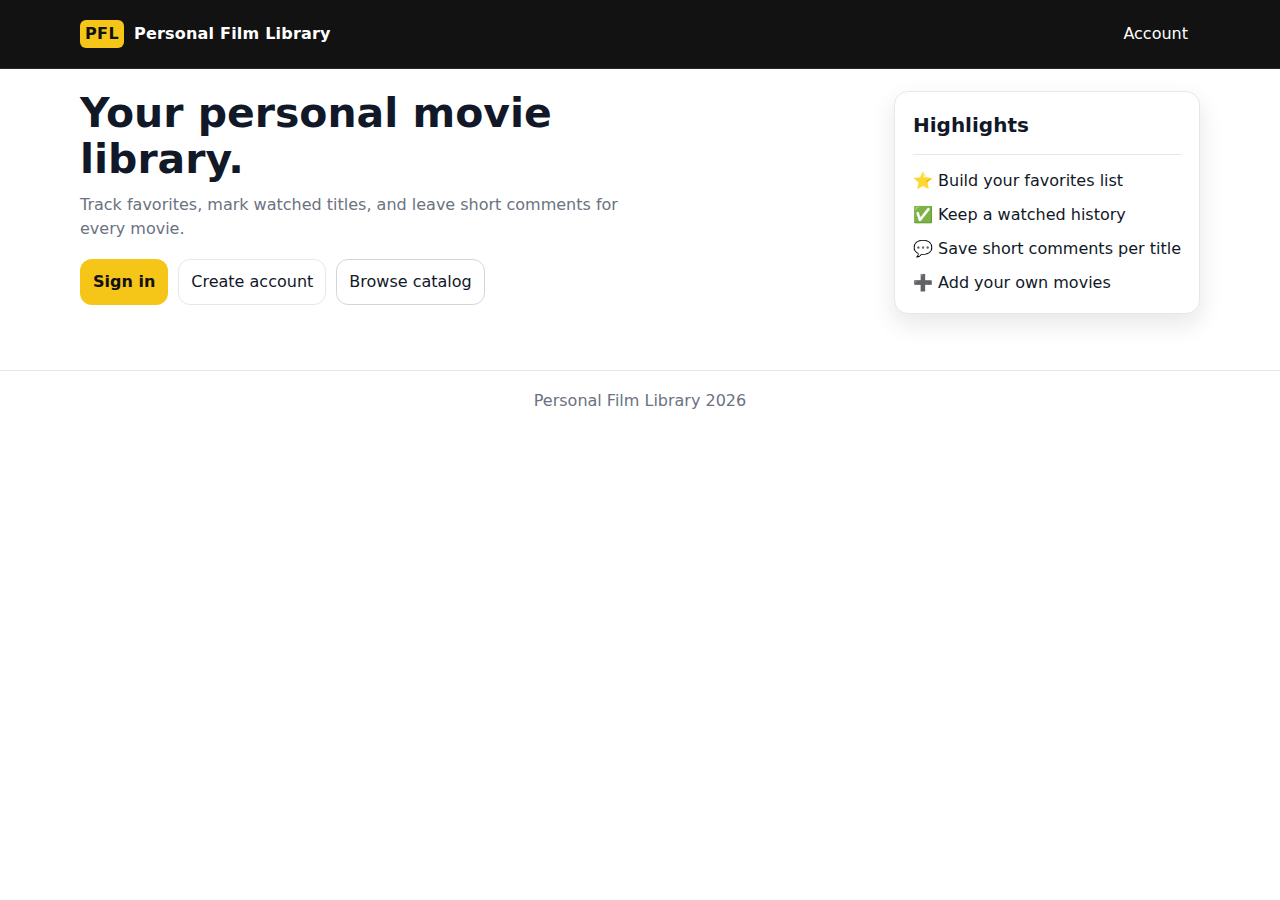
<file: index.html>
<!doctype html>
<html lang="en">
<head>
  <meta charset="utf-8" />
  <meta name="viewport" content="width=device-width, initial-scale=1" />
  <title>Personal Film Library</title>
  <link rel="stylesheet" href="assets/css/styles.css" />
  <link rel="icon" type="image/svg+xml" href="assets/img/favicon.svg">
</head>
<body>
  <header class="site-header">
    <div class="container header-inner">
      <a class="brand" href="index.html" aria-label="Personal Film Library home">
        <span class="brand-badge">PFL</span>
        <span class="brand-title">Personal Film Library</span>
      </a>

      <div class="header-actions">
        <span id="userEmail" class="user-email"></span>
        <a href="#" id="logoutBtn" class="btn ghost">Logout</a>
        <a class="btn ghost" href="login.html" id="accountLink">Account</a>
      </div>
    </div>
  </header>

  <main class="page">
    <div class="container hero">
      <section aria-label="Intro">
        <h1 class="hero-title">Your personal movie library.</h1>
        <p class="hero-sub">
          Track favorites, mark watched titles, and leave short comments for every movie.
        </p>

        <div class="row mt-18" aria-label="Quick actions">
          <a class="btn primary" href="login.html">Sign in</a>
          <a class="btn" href="register.html">Create account</a>
          <a class="btn ghost" href="catalog.html">Browse catalog</a>
        </div>
      </section>

      <aside class="card hero-card" aria-label="Highlights">
        <div class="card-inner">
          <h2 class="section-title">Highlights</h2>
          <hr class="hr" />
          <ul class="features">
            <li>⭐ Build your favorites list</li>
            <li>✅ Keep a watched history</li>
            <li>💬 Save short comments per title</li>
            <li>➕ Add your own movies</li>
          </ul>
        </div>
      </aside>
    </div>
  </main>

  <footer class="site-footer">
    <div class="container">Personal Film Library 2026</div>
  </footer>
  <script type="module" src="js/header.js"></script>
</body>
</html>
</file>
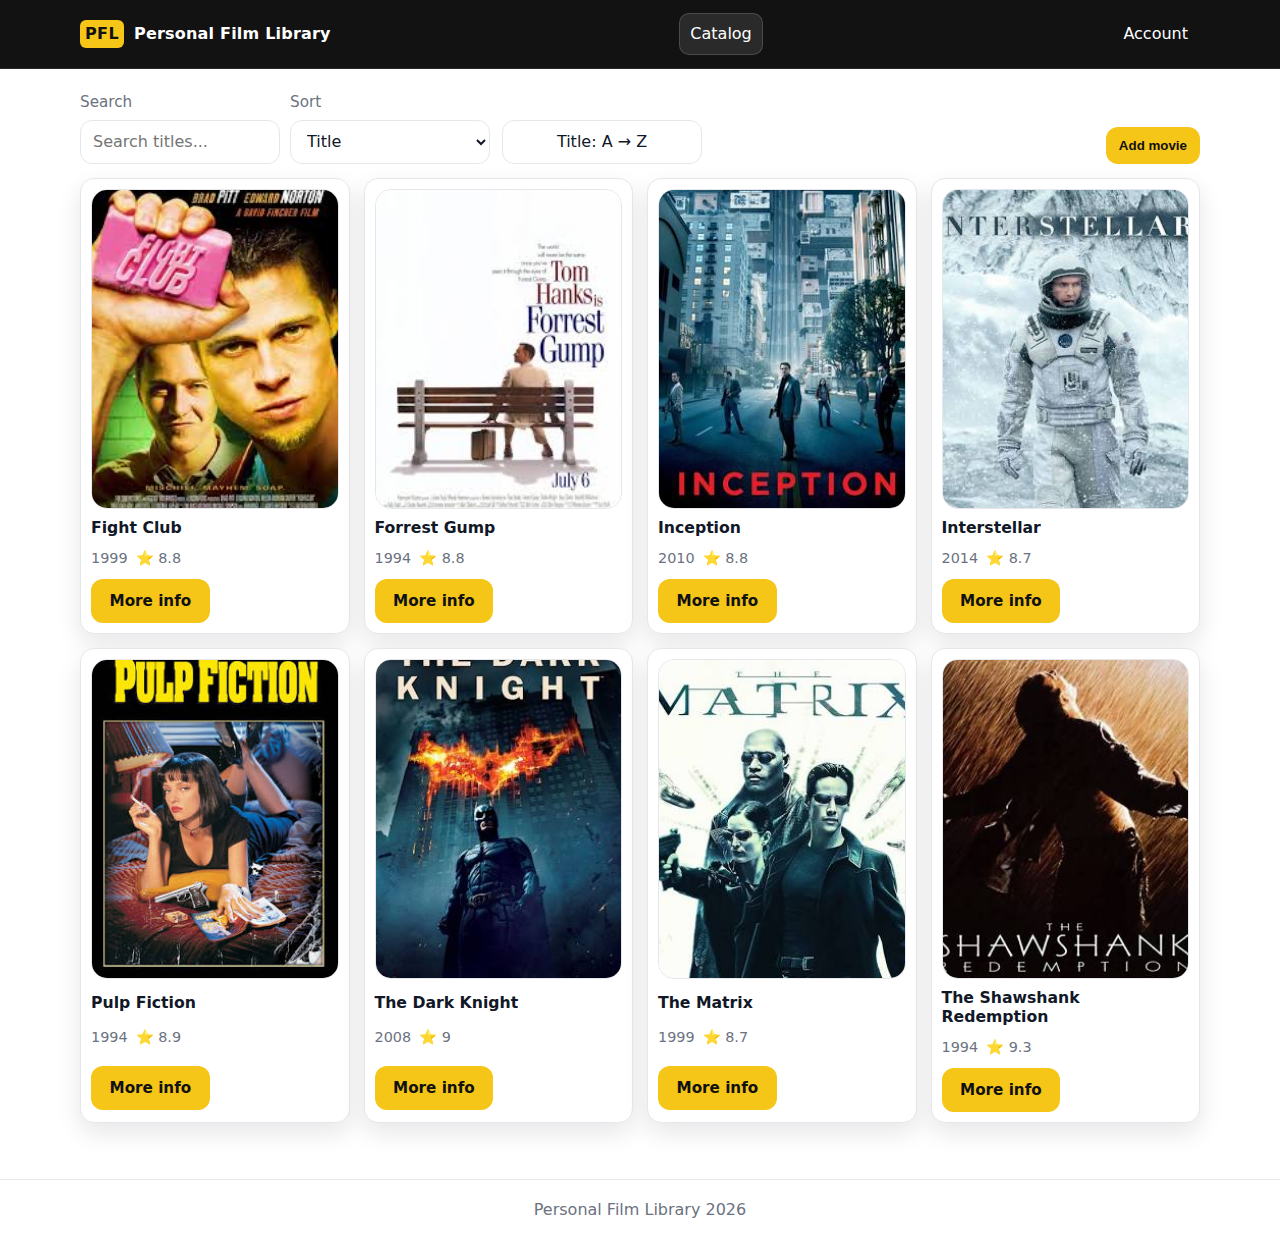
<file: catalog.html>
<!doctype html>
<html lang="en">
<head>
  <meta charset="utf-8" />
  <meta name="viewport" content="width=device-width, initial-scale=1" />
  <title>PFL | Catalog</title>
  <link rel="stylesheet" href="assets/css/styles.css" />
  <link rel="icon" type="image/svg+xml" href="assets/img/favicon.svg">
</head>
<body>
  <header class="site-header">
    <div class="container header-inner">
      <a class="brand" href="index.html" aria-label="Personal Film Library home">
        <span class="brand-badge">PFL</span>
        <span class="brand-title">Personal Film Library</span>
      </a>

      <nav class="nav" aria-label="Primary">
        <a href="catalog.html" aria-current="page">Catalog</a>
        <a href="favorites.html">Favorites</a>
        <a href="watched.html">Watched</a>
      </nav>

      <div class="header-actions">
        <span id="userEmail" class="user-email"></span>
        <a href="#" id="logoutBtn" class="btn ghost">Logout</a>
        <a class="btn ghost" href="login.html" id="accountLink">Account</a>
      </div>
    </div>
  </header>

  <main class="page">
    <div class="container">
      <section class="toolbar" aria-label="Catalog tools">
        <div class="toolbar-left">
          <div class="field">
            <label for="search">Search</label>
            <input id="searchInput" type="search" placeholder="Search titles..." />
          </div>

          <div class="field sort-field">
            <label for="sortBy">Sort</label>
            <select id="sortBy">
              <option value="title">Title</option>
              <option value="rating">Rating</option>
              <option value="releaseDate">Release date</option>
              <option value="duration">Duration</option>
            </select>

            <button class="btn" type="button" id="toggleTitleBtn">Title: A → Z</button>
          </div>
        </div>

        <div class="row">
          <button class="btn primary" type="button" id="openAddMovieBtn">Add movie</button>
        </div>
      </section>

      <section class="card mt-14" id="addMoviePanel" hidden>
        <div class="card-inner">
            <h2 class="section-title">Add a new movie</h2>

            <form id="addMovieForm" class="form-grid" novalidate>
            <div class="field">
                <label for="amTitle">Title</label>
                <input id="amTitle" required />
            </div>

            <div class="field">
                <label for="amYear">Year</label>
                <input id="amYear" type="number" min="1880" max="2100" required />
            </div>

            <div class="field">
                <label for="amRuntime">Duration (minutes)</label>
                <input id="amRuntime" type="number" min="1" required />
            </div>

            <div class="field">
                <label for="amRelease">Release date</label>
                <input id="amRelease" type="date" required />
            </div>

            <div class="field">
                <label for="amRating">Rating (0 - 10)</label>
                <input id="amRating" type="number" min="0" max="10" step="0.1" required />
            </div>

            <div class="field">
                <label for="amDirector">Director</label>
                <input id="amDirector" required />
            </div>

            <div class="row">
                <button class="btn primary" type="submit">Add</button>
                <button class="btn" type="button" id="cancelAddMovieBtn">Cancel</button>
            </div>
            </form>
        </div>
      </section>

      <section class="movies-grid" id="moviesContainer" aria-label="Movies"></section>

    </div>
  </main>

  <footer class="site-footer">
    <div class="container">Personal Film Library 2026</div>
  </footer>

  <script type="module" src="js/header.js"></script>
  <script type="module" src="js/catalog.js"></script>
  <script type="module" src="js/add-movie.js"></script>
</body>
</html>
</file>
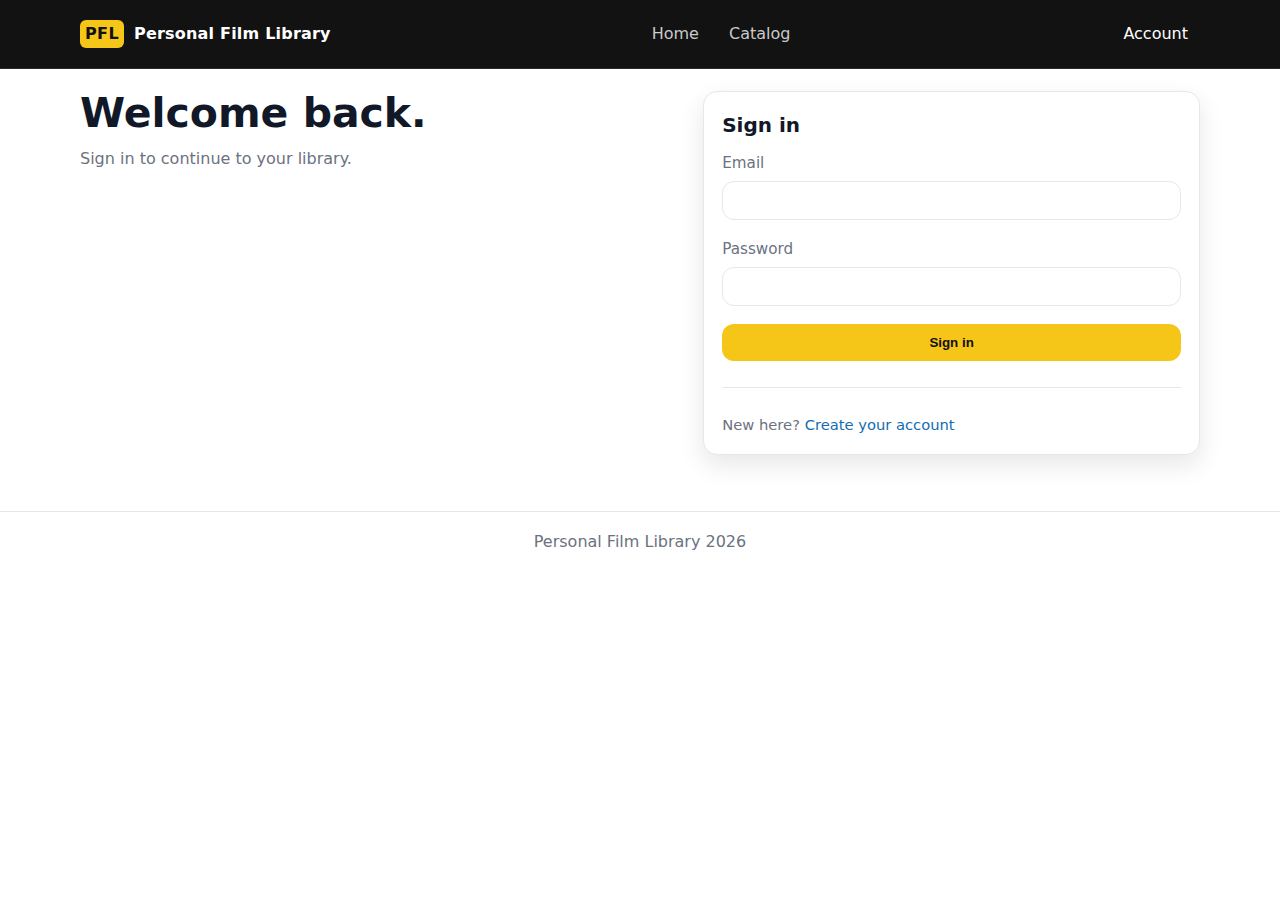
<file: favorites.html>
<!doctype html>
<html lang="en">
<head>
  <meta charset="utf-8" />
  <meta name="viewport" content="width=device-width, initial-scale=1" />
  <title>PFL | Favorites</title>
  <link rel="stylesheet" href="assets/css/styles.css" />
  <link rel="icon" type="image/svg+xml" href="assets/img/favicon.svg">
</head>
<body>
  <header class="site-header">
    <div class="container header-inner">
      <a class="brand" href="catalog.html" aria-label="Personal Film Library home">
        <span class="brand-badge">PFL</span>
        <span class="brand-title">Personal Film Library</span>
      </a>

      <nav class="nav" aria-label="Primary">
        <a href="catalog.html">Catalog</a>
        <a href="favorites.html" aria-current="page">Favorites</a>
        <a href="watched.html">Watched</a>
      </nav>

      <div class="header-actions">
        <span id="userEmail" class="user-email"></span>
        <a href="#" id="logoutBtn" class="btn ghost">Logout</a>
        <a class="btn ghost" href="login.html" id="accountLink">Account</a>
      </div>
    </div>
  </header>

  <main class="page">
    <div class="container">

      <section class="toolbar" aria-label="Favorites tools">
        <div class="toolbar-left">
          <h1 class="section-title">Favorites</h1>

          <div class="field">
            <label for="favSearch">Search</label>
            <input id="favSearch" type="search" placeholder="Search favorites..." />
          </div>
        </div>

        <div class="row">
          <button class="btn danger" type="button" id="clearFavoritesBtn">Clear favorites</button>
        </div>
      </section>

      <section class="movies-grid" id="moviesContainer" aria-label="Favorite movies"></section>

    </div>
  </main>

  <footer class="site-footer">
    <div class="container">Personal Film Library 2026</div>
  </footer>

  <script type="module" src="js/header.js"></script>
  <script type="module" src="js/auth-guard.js"></script>
  <script type="module" src="js/favorites.js"></script>
</body>
</html>
</file>
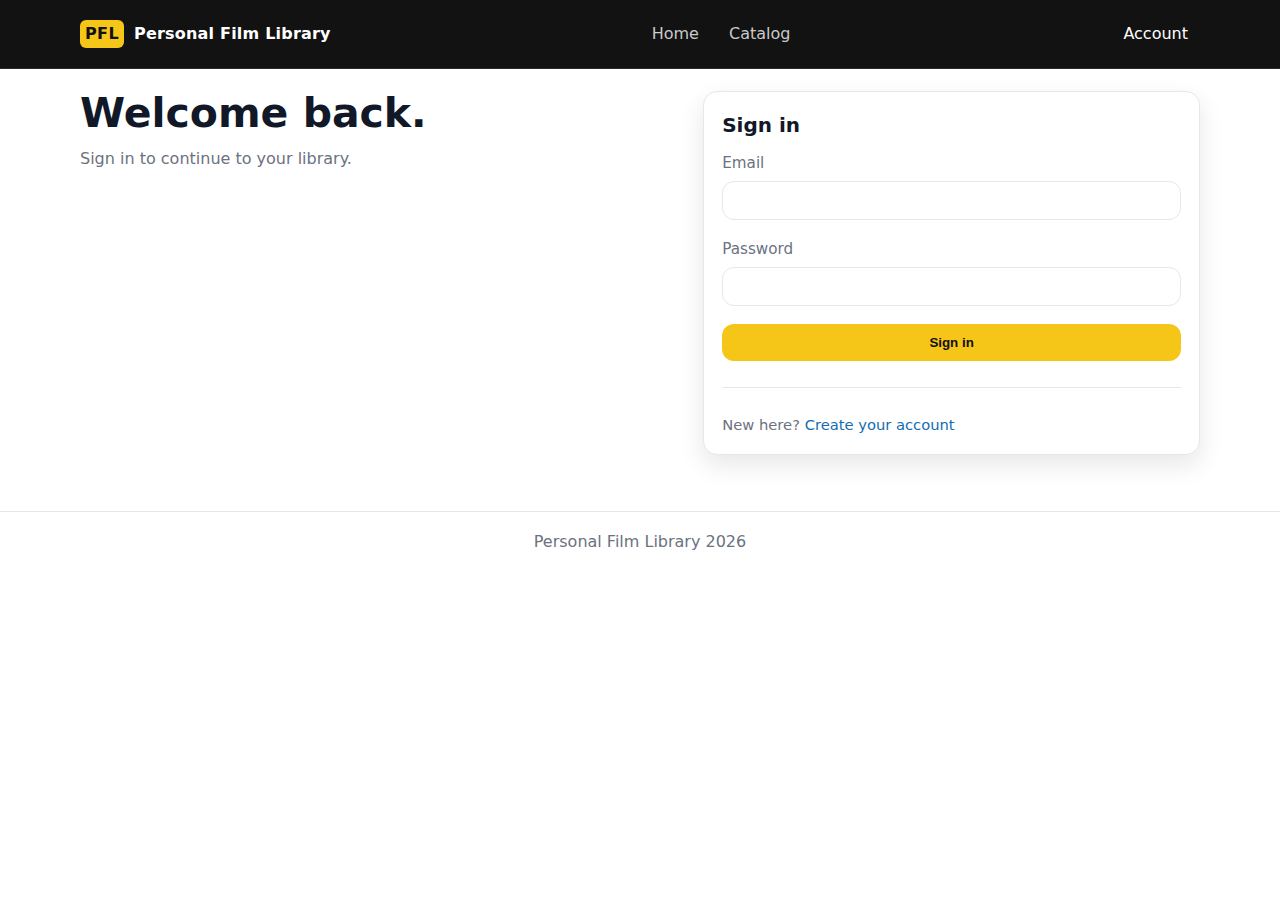
<file: login.html>
<!doctype html>
<html lang="en">
<head>
  <meta charset="utf-8" />
  <meta name="viewport" content="width=device-width, initial-scale=1" />
  <title>PFL | Sign in</title>
  <link rel="stylesheet" href="assets/css/styles.css" />
  <link rel="icon" type="image/svg+xml" href="assets/img/favicon.svg">
</head>
<body>
  <header class="site-header">
    <div class="container header-inner">
      <a class="brand" href="index.html" aria-label="Personal Film Library home">
        <span class="brand-badge">PFL</span>
        <span class="brand-title">Personal Film Library</span>
      </a>

      <nav class="nav" aria-label="Primary">
        <a href="index.html">Home</a>
        <a href="catalog.html">Catalog</a>
        <a href="favorites.html">Favorites</a>
        <a href="watched.html">Watched</a>
      </nav>

      <div class="header-actions">
        <span id="userEmail" class="user-email"></span>
        <a href="#" id="logoutBtn" class="btn ghost">Logout</a>
        <a class="btn ghost" href="login.html" id="accountLink">Account</a>
      </div>
    </div>
  </header>

  <main class="page">
    <div class="container auth-shell">
      <section aria-label="Welcome">
        <h1 class="hero-title">Welcome back.</h1>
        <p class="hero-sub">Sign in to continue to your library.</p>
      </section>

      <section class="card" aria-label="Sign in form">
        <div class="card-inner">
          <h2 class="section-title">Sign in</h2>

          <form id="loginForm" class="form-grid" novalidate>
            <div class="field">
              <label for="email">Email</label>
              <input id="email" name="email" type="email" autocomplete="email" />
              <div class="error" id="emailError" aria-live="polite"></div>
            </div>

            <div class="field">
              <label for="password">Password</label>
              <input id="password" name="password" type="password" autocomplete="current-password" />
              <div class="error" id="passwordError" aria-live="polite"></div>
            </div>

            <button class="btn primary" type="submit">Sign in</button>

            <hr class="hr" />

            <p class="help">
              New here? <a class="link" href="register.html">Create your account</a>
            </p>
          </form>
        </div>
      </section>
    </div>
  </main>

  <footer class="site-footer">
    <div class="container">Personal Film Library 2026</div>
  </footer>

  <script type="module" src="js/header.js"></script>
  <script type="module" src="js/login.js"></script>
</body>
</html>
</file>
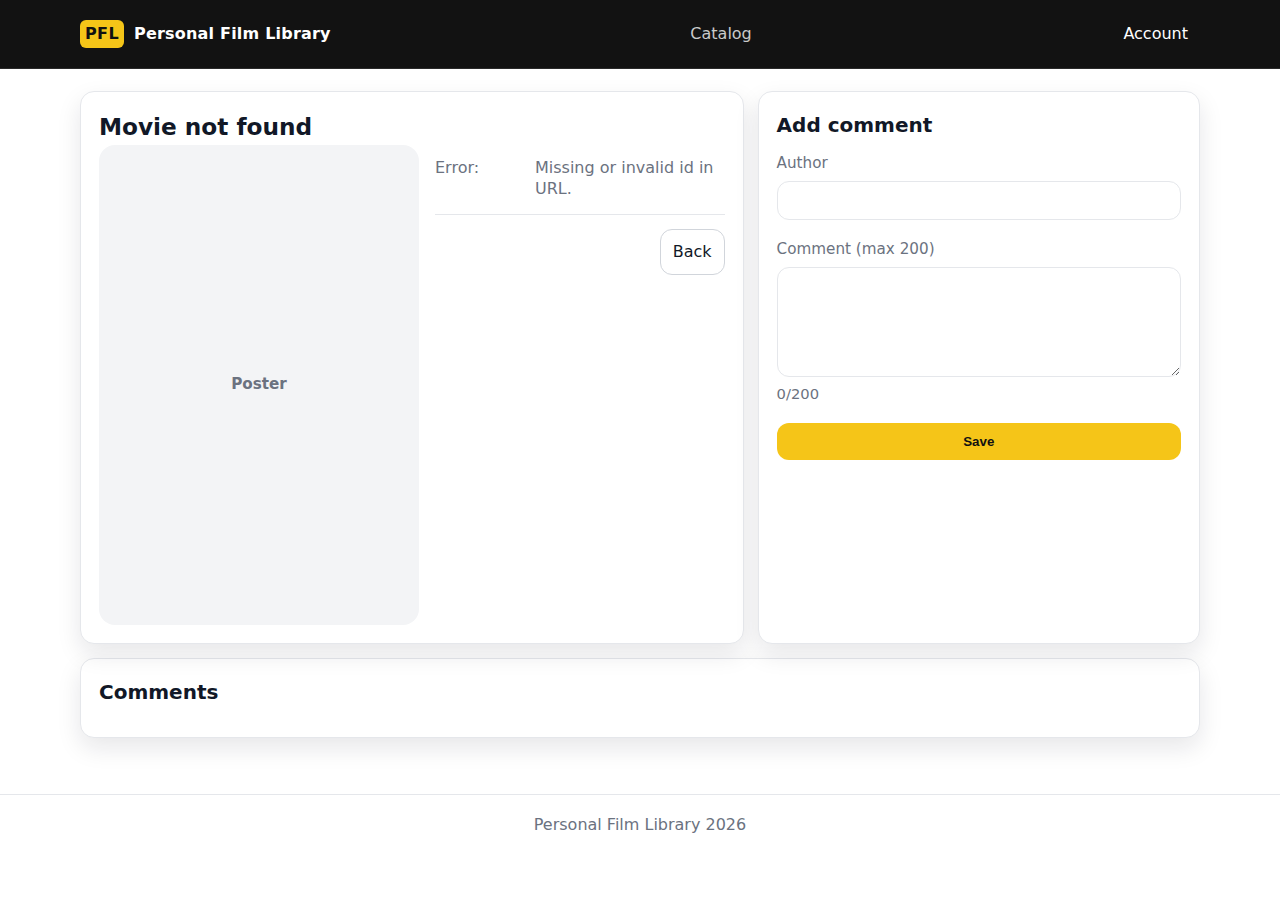
<file: movie.html>
<!doctype html>
<html lang="en">
<head>
  <meta charset="utf-8" />
  <meta name="viewport" content="width=device-width, initial-scale=1" />
  <title>PFL | Movie</title>
  <link rel="stylesheet" href="assets/css/styles.css" />
  <link rel="icon" type="image/svg+xml" href="assets/img/favicon.svg">
</head>
<body>
  <header class="site-header">
    <div class="container header-inner">
      <a class="brand" href="index.html" aria-label="Personal Film Library home">
        <span class="brand-badge">PFL</span>
        <span class="brand-title">Personal Film Library</span>
      </a>

      <nav class="nav" aria-label="Primary">
        <a href="catalog.html">Catalog</a>
        <a href="favorites.html">Favorites</a>
        <a href="watched.html">Watched</a>
      </nav>

      <div class="header-actions">
        <span id="userEmail" class="user-email"></span>
        <a href="#" id="logoutBtn" class="btn ghost">Logout</a>
        <a class="btn ghost" href="login.html" id="accountLink">Account</a>
      </div>
    </div>
  </header>

  <main class="page">
    <div class="container grid-2">
        <article class="card">
            <div class="card-inner">
                <h1 class="details-title" id="movieTitle">Loading...</h1>

                <div class="details-layout">
                <div class="details-poster">
                    <div class="poster-box" id="moviePoster">
                    <div class="poster-fallback">Poster</div>
                    </div>
                </div>

                <div class="details-info">
                    <div class="details-meta" id="movieMeta"></div>

                    <hr class="hr" />

                    <div class="row">
                    <a class="btn ghost" href="#" id="backBtn">Back</a>
                    </div>
                </div>
                </div>
            </div>
        </article>


      <aside class="card" id="commentPanel">
        <div class="card-inner">
          <h2 class="section-title">Add comment</h2>

          <form id="commentForm" class="form-grid" novalidate>
            <div class="field">
              <label for="cAuthor">Author</label>
              <input id="cAuthor" name="author" required readonly />
              <div class="error" id="cAuthorError" aria-live="polite"></div>
            </div>

            <div class="field">
              <label for="cText">Comment (max 200)</label>
              <textarea id="cText" name="text" maxlength="200" required></textarea>
              <div class="help"><span id="charCount">0</span>/200</div>
              <div class="error" id="cTextError" aria-live="polite"></div>
            </div>

            <button class="btn primary" type="submit">Save</button>
          </form>
        </div>
      </aside>
    </div>

    <section class="container card mt-14" aria-label="Comments">
      <div class="card-inner">
        <h2 class="section-title">Comments</h2>
        <ul class="comments-list" id="commentsList">
          
        </ul>
      </div>
    </section>
  </main>

  <footer class="site-footer">
    <div class="container">Personal Film Library 2026</div>
  </footer>
  <script type="module" src="js/header.js"></script>
  <script type="module" src="js/movie.js"></script>
</body>
</html>
</file>
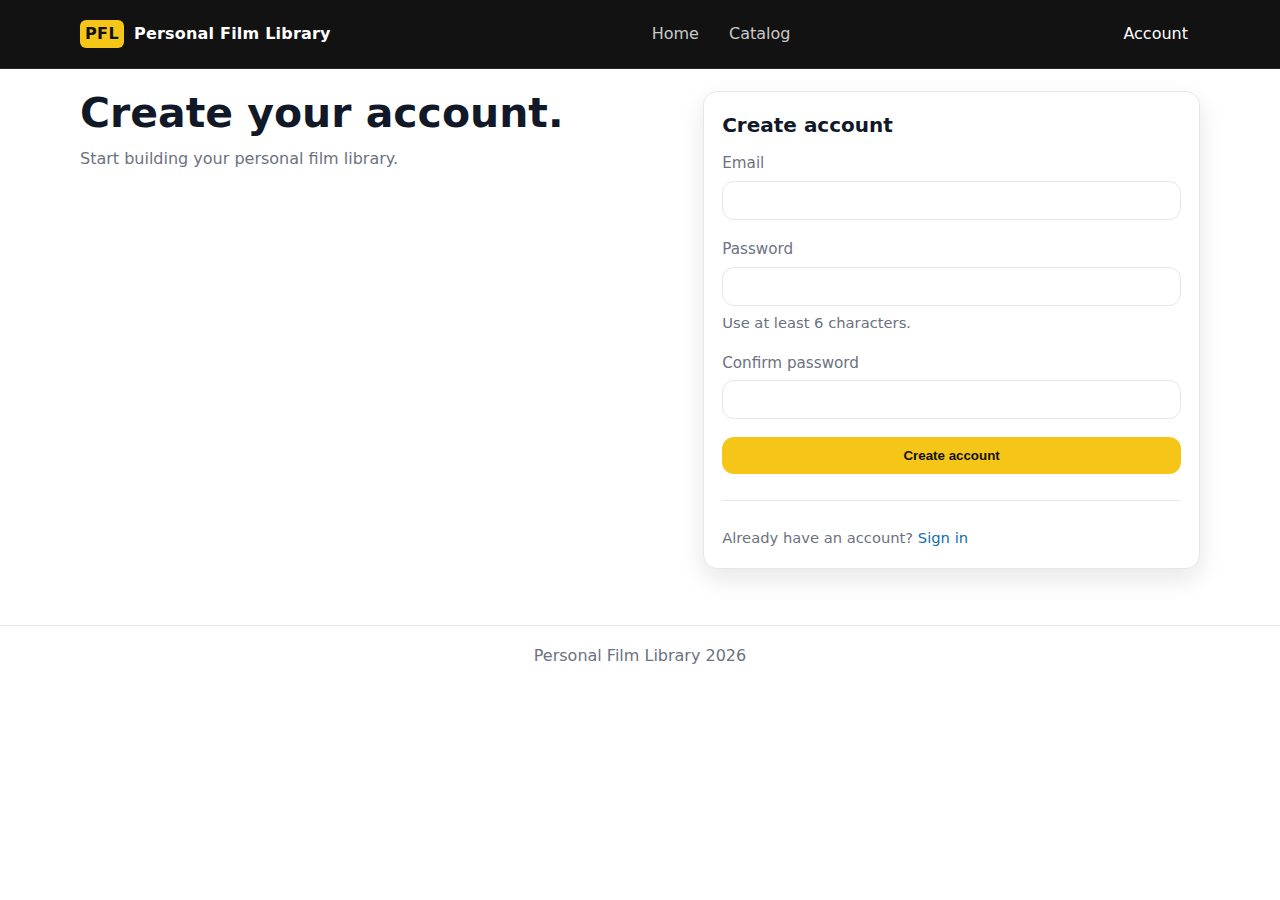
<file: register.html>
<!doctype html>
<html lang="en">
<head>
  <meta charset="utf-8" />
  <meta name="viewport" content="width=device-width, initial-scale=1" />
  <title>PFL | Create account</title>
  <link rel="stylesheet" href="assets/css/styles.css" />
  <link rel="icon" type="image/svg+xml" href="assets/img/favicon.svg">
</head>
<body>
  <header class="site-header">
    <div class="container header-inner">
      <a class="brand" href="index.html" aria-label="Personal Film Library home">
        <span class="brand-badge">PFL</span>
        <span class="brand-title">Personal Film Library</span>
      </a>

      <nav class="nav" aria-label="Primary">
        <a href="index.html">Home</a>
        <a href="catalog.html">Catalog</a>
        <a href="favorites.html">Favorites</a>
        <a href="watched.html">Watched</a>
      </nav>

      <div class="header-actions">
        <span id="userEmail" class="user-email"></span>
        <a href="#" id="logoutBtn" class="btn ghost">Logout</a>
        <a class="btn ghost" href="login.html" id="accountLink">Account</a>
      </div>
    </div>
  </header>

  <main class="page">
    <div class="container auth-shell">
      <section aria-label="Create account">
        <h1 class="hero-title">Create your account.</h1>
        <p class="hero-sub">Start building your personal film library.</p>
      </section>

      <section class="card" aria-label="Register form">
        <div class="card-inner">
          <h2 class="section-title">Create account</h2>

          <form id="registerForm" class="form-grid" novalidate>
            <div class="field">
              <label for="regEmail">Email</label>
              <input id="regEmail" name="email" type="email" autocomplete="email" />
              <div class="error" id="regEmailError" aria-live="polite"></div>
            </div>

            <div class="field">
              <label for="regPass">Password</label>
              <input id="regPass" name="password" type="password" autocomplete="new-password" />
              <div class="help">Use at least 6 characters.</div>
              <div class="error" id="regPassError" aria-live="polite"></div>
            </div>

            <div class="field">
              <label for="regPass2">Confirm password</label>
              <input id="regPass2" name="confirmPassword" type="password" autocomplete="new-password" />
              <div class="error" id="regPass2Error" aria-live="polite"></div>
            </div>

            <button class="btn primary" type="submit">Create account</button>

            <hr class="hr" />

            <p class="help">
              Already have an account? <a class="link" href="login.html">Sign in</a>
            </p>
          </form>
        </div>
      </section>
    </div>
  </main>

  <footer class="site-footer">
    <div class="container">Personal Film Library 2026</div>
  </footer>

  <script type="module" src="js/header.js"></script>
  <script type="module" src="js/register.js"></script>
</body>
</html>
</file>
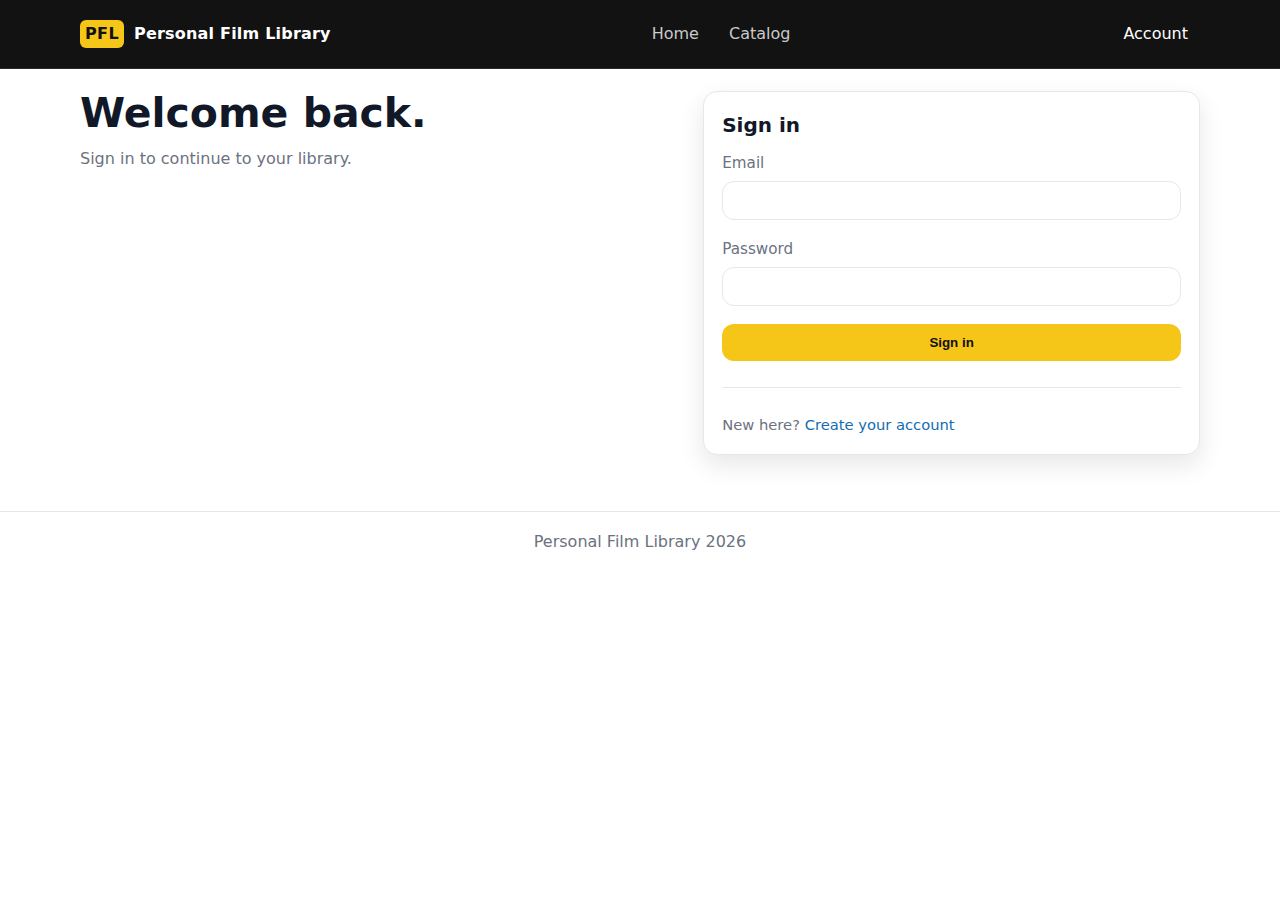
<file: watched.html>
<!doctype html>
<html lang="en">
<head>
  <meta charset="utf-8" />
  <meta name="viewport" content="width=device-width, initial-scale=1" />
  <title>PFL | Watched</title>
  <link rel="stylesheet" href="assets/css/styles.css" />
  <link rel="icon" type="image/svg+xml" href="assets/img/favicon.svg">
</head>
<body>
  <header class="site-header">
    <div class="container header-inner">
      <a class="brand" href="catalog.html" aria-label="Personal Film Library home">
        <span class="brand-badge">PFL</span>
        <span class="brand-title">Personal Film Library</span>
      </a>

      <nav class="nav" aria-label="Primary">
        <a href="catalog.html">Catalog</a>
        <a href="favorites.html">Favorites</a>
        <a href="watched.html" aria-current="page">Watched</a>
      </nav>

      <div class="header-actions">
        <span id="userEmail" class="user-email"></span>
        <a href="#" id="logoutBtn" class="btn ghost">Logout</a>
        <a class="btn ghost" href="login.html" id="accountLink">Account</a>
      </div>
    </div>
  </header>

  <main class="page">
    <div class="container">

      <section class="toolbar" aria-label="Watched tools">
        <div class="toolbar-left">
          <h1 class="section-title">Watched</h1>

          <div class="field">
            <label for="watchedSearch">Search</label>
            <input id="watchedSearch" type="search" placeholder="Search watched..." />
          </div>
        </div>

        <div class="row">
          <button class="btn danger" type="button" id="clearWatchedBtn">Clear watched</button>
        </div>
      </section>

      <section class="movies-grid" id="moviesContainer" aria-label="Watched movies"></section>

    </div>
  </main>

  <footer class="site-footer">
    <div class="container">Personal Film Library 2026</div>
  </footer>

  <script type="module" src="js/header.js"></script>
  <script type="module" src="js/auth-guard.js"></script>
  <script type="module" src="js/watched.js"></script>
</body>
</html>
</file>
<file: assets/css/styles.css>
html, body {
  width: 100%;
  height: 100%;
  margin: 0;
  padding: 0;
}

*,
*::before,
*::after {
  margin: 0;
  padding: 0;
  box-sizing: border-box;
}

:root {
  --bg: #ffffff;
  --bg-soft: #f3f4f6;

  --panel: #ffffff;
  --text: #111827;
  --muted: #6b7280;
  --line: #e5e7eb;

  --header-bg: #121212;
  --header-text: #ffffff;
  --header-muted: rgba(255, 255, 255, 0.78);

  --accent: #f5c518;
  --link: #136cb2;  
  --danger: #dc2626;

  --radius: 14px;
  --shadow: 0 10px 25px rgba(17, 24, 39, 0.10);
  --max: 1120px;

  --ctl-w: 200px;  
  --ctl-h: 44px;   
  --header-h: 64px; 
}

body {
  font-family: system-ui, -apple-system, Segoe UI, Roboto, Arial, sans-serif;
  font-size: 16px;
  line-height: 1.5;
  color: var(--text);
  background: var(--bg);
}

img {
  display: block;
  max-width: 100%;
}

a {
  color: inherit;
  text-decoration: none;
}

.container {
  width: min(var(--max), 92%);
  margin: 0 auto;
}

.site-header{
  position: static;
  background: var(--header-bg);
  color: var(--header-text);
  border-bottom: 1px solid rgba(255, 255, 255, 0.10);
}

.header-inner {
  display: flex;
  align-items: center;
  justify-content: space-between;
  gap: 14px;
  padding: 12px 0;
}

.brand {
  display: inline-flex;
  align-items: center;
  gap: 10px;
}

.brand-badge {
  display: inline-flex;
  align-items: center;
  justify-content: center;
  width: 44px;
  height: 28px;
  border-radius: 6px;
  background: var(--accent);
  color: #111;
  font-weight: 900;
  letter-spacing: 0.4px;
}

.brand-title {
  font-weight: 900;
  letter-spacing: 0.2px;
  color: var(--header-text);
}

.nav {
  display: flex;
  align-items: center;
  gap: 8px;
  flex-wrap: wrap;
}

.nav a {
  color: var(--header-muted);
  padding: 8px 10px;
  border-radius: 10px;
  border: 1px solid transparent;
}

.nav a:hover {
  color: var(--header-text);
  background: rgba(255, 255, 255, 0.08);
}

.nav a[aria-current="page"] {
  color: var(--header-text);
  background: rgba(255, 255, 255, 0.10);
  border-color: rgba(255, 255, 255, 0.16);
}

.header-actions {
  display: flex;
  align-items: center;
  gap: 10px;
}

.btn {
  display: inline-flex;
  align-items: center;
  justify-content: center;
  gap: 8px;
  padding: 10px 12px;
  border-radius: 12px;
  border: 1px solid var(--line);
  background: #ffffff;
  color: var(--text);
  cursor: pointer;
}

.btn:hover {
  background: #f9fafb;
}

.btn.primary {
  background: var(--accent);
  border-color: transparent;
  color: #111;
  font-weight: 900;
}

.btn.primary:hover {
  filter: brightness(1.02);
}

.btn.danger {
  border-color: rgba(220, 38, 38, 0.30);
  background: rgba(220, 38, 38, 0.08);
  color: #991b1b;
}

.btn.ghost {
  background: transparent;
  border-color: rgba(17, 24, 39, 0.18);
  color: var(--text);
}

.btn.ghost:hover {
  background: rgba(17, 24, 39, 0.05);
}

.site-header .btn.ghost {
  border-color: rgba(255, 255, 255, 0.18);
  color: var(--header-text);
}

.user-email{
  display: none;
}

#logoutBtn {
  display: none;
}

.site-header .btn.ghost:hover {
  background: rgba(255, 255, 255, 0.08);
}

.link {
  color: var(--link);
  text-decoration: none;
}

.link:hover {
  text-decoration: underline;
}

.field {
  display: grid;
  gap: 6px;
}

label {
  color: var(--muted);
  font-size: 0.95rem;
}

input, select, textarea {
  width: 100%;
  padding: 11px 12px;
  border-radius: 12px;
  border: 1px solid var(--line);
  background: #ffffff;
  color: var(--text);
  outline: none;
}

textarea {
  resize: vertical;
  min-height: 110px;
}

input:focus, select:focus, textarea:focus {
  border-color: rgba(19, 108, 178, 0.55);
  box-shadow: 0 0 0 4px rgba(19, 108, 178, 0.12);
}

.help {
  color: var(--muted);
  font-size: 0.92rem;
}

.error {
  color: var(--danger);
  font-size: 0.92rem;
}

.page {
  padding: 22px 0 56px;
  background: var(--bg);
}

.card {
  background: var(--panel);
  border: 1px solid var(--line);
  border-radius: var(--radius);
  box-shadow: var(--shadow);
}

.card-inner {
  padding: 18px;
}

.section-title {
  font-size: 1.25rem;
  margin-bottom: 12px;
}

.hr {
  border: none;
  border-top: 1px solid var(--line);
  margin: 14px 0;
}

.row {
  display: flex;
  gap: 10px;
  flex-wrap: wrap;
  align-items: center;
}

.mt-14 { margin-top: 14px; }
.mt-18 { margin-top: 18px; }

.hero {
  display: grid;
  grid-template-columns: 1.1fr 0.9fr;
  gap: 16px;
  align-items: start;
}

.hero-title {
  font-size: clamp(1.8rem, 3.2vw, 2.8rem);
  line-height: 1.12;
  margin-bottom: 10px;
}

.hero-sub {
  color: var(--muted);
  max-width: 56ch;
}

.hero-card {
  max-width: 520px;
  margin-left: auto;
}

.features {
  list-style: none;
  display: grid;
  gap: 10px;
}

.auth-shell {
  display: grid;
  grid-template-columns: 1.1fr 0.9fr;
  gap: 16px;
  align-items: start;
}

.form-grid {
  display: grid;
  gap: 12px;
}

.toolbar {
  display: flex;
  align-items: flex-end;
  justify-content: space-between;
  gap: 12px;
  flex-wrap: wrap;
  margin-bottom: 14px;
}

.toolbar-left {
  display: flex;
  align-items: flex-end;
  gap: 10px;
  flex-wrap: wrap;
}

.toolbar-left .field{
  width: var(--ctl-w);
}

.toolbar .sort-field{
  display: grid;
  grid-template-columns: var(--ctl-w) var(--ctl-w); 
  grid-template-rows: auto var(--ctl-h);
  grid-template-areas:
    "label ."
    "select button";
  gap: 6px 12px;
  align-items: end;
}

.toolbar .sort-field label{ grid-area: label; }
.toolbar .sort-field select{ grid-area: select; }
.toolbar .sort-field #toggleTitleBtn{
  grid-area: button;
  width: 100%;
}

.toolbar .field input,
.toolbar .field select,
.toolbar .field button.btn{
  height: var(--ctl-h);
  border-radius: 12px;
  border: 1px solid var(--line);
  background: #fff;
  padding: 0 12px;           
  font: inherit;             
  font-weight: 400;          
}

.movie-card {
  padding: 16px;
  display: grid;
  gap: 10px;
}

.movie-title {
  font-size: 1.05rem;
  font-weight: 900;
}

.movie-meta {
  display: flex;
  flex-wrap: wrap;
  gap: 10px;
  color: var(--muted);
  font-size: 0.95rem;
}

.poster {
  width: 100%;
  aspect-ratio: 2 / 3;
  border-radius: 12px;
  border: 1px solid var(--line);
  background: var(--bg-soft);
  overflow: hidden;
}

.poster img {
  width: 100%;
  height: 100%;
  object-fit: cover;
}

.poster-fallback {
  width: 100%;
  height: 100%;
  display: grid;
  place-items: center;
  color: var(--muted);
  font-weight: 800;
  font-size: 0.95rem;
  padding: 12px;
  text-align: center;
}

.grid-2 {
  display: grid;
  grid-template-columns: 1.2fr 0.8fr;
  gap: 14px;
}

.details-title {
  font-size: 1.45rem;
  font-weight: 900;
}

.comments-list {
  list-style: none;
  display: grid;
  gap: 10px;
  margin-top: 12px;
}

.comment {
  border: 1px solid var(--line);
  border-radius: 14px;
  padding: 12px;
  background: #ffffff;
}

.comment-head {
  display: flex;
  justify-content: space-between;
  gap: 10px;
  color: var(--muted);
  font-size: 0.95rem;
  margin-bottom: 6px;
}

.comment-text {
  margin: 0;
}

.site-footer {
  border-top: 1px solid var(--line);
  padding: 18px 0;
  color: var(--muted);
  text-align: center;
  background: #ffffff;
}

.details-meta {
  display: grid;
  grid-template-columns: 1fr;
  gap: 8px;
  color: var(--muted);
  margin-top: 12px;
  padding-left: 0;
}

.details-meta span {
  display: block;
  line-height: 1.35;
}

.details-layout{
  display:grid;
  grid-template-columns: 320px 1fr;
  gap: 16px;
  align-items:start;
}

.poster-box{
  width:100%;
  aspect-ratio: 2 / 3;
  border-radius: 16px;
  overflow:hidden;
  background:#f3f4f6;
  display:flex;
  align-items:center;
  justify-content:center;
}

.poster-box img{
  width:100%;
  height:100%;
  object-fit:cover;
  display:block;
}

.details-meta .meta-row{
  display:flex;
  gap:10px;
  align-items:baseline;
}

.details-meta .meta-label{
  min-width: 90px;
  color:#6b7280;
}

.movies-grid{
  display: grid;
  gap: 14px;
  grid-template-columns: repeat(4, 1fr); 
}

.movie-card .row{
  display: grid;
  grid-template-columns: repeat(2, minmax(0, 1fr));
  gap: 10px;
}

.movie-card .row .btn{
  width: 100%;
  height: var(--ctl-h);   
  padding: 0 12px;
  border-radius: 12px;
  font: inherit;
  justify-content: center;
  font-size: 0.95rem;
}

.movie-card .row .btn:not(.primary){
  font-weight: 400;
}

.movie-card .row .btn.primary{
  font-weight: 900;
}

.is-invalid{
  border-color: rgba(220, 38, 38, 0.55) !important;
  box-shadow: 0 0 0 4px rgba(220, 38, 38, 0.12) !important;
}

.toast {
  position: fixed;
  left: 50%;
  bottom: 18px;
  transform: translateX(-50%);
  background: #111827;
  color: #fff;
  padding: 12px 14px;
  border-radius: 12px;
  box-shadow: 0 10px 25px rgba(0,0,0,0.2);
  z-index: 9999;
  max-width: min(520px, 92%);
  opacity: 0;
  pointer-events: none;
  transition: opacity .2s ease, transform .2s ease;
}

.toast.show {
  opacity: 1;
  transform: translateX(-50%) translateY(-4px);
}

.toast.success { background: #065f46; }
.toast.error { background: #991b1b; }
.toast.info { background: #111827; }


@media (min-width: 1300px){
  .movies-grid{
    grid-template-columns: repeat(5, 1fr);
  }
}

@media (max-width: 980px){
  .movies-grid{
    grid-template-columns: repeat(3, 1fr);
  }
}
@media (max-width: 700px){
  .movies-grid{
    grid-template-columns: repeat(2, 1fr);
  }
}
@media (max-width: 520px){
  .movies-grid{
    grid-template-columns: 1fr;
  }
}

.movie-card{
  padding: 0;
  overflow: hidden;
}

.movie-card .card-inner{
  padding: 10px;
  display: grid;
  gap: 10px;
}

.movie-card .poster{
  border-radius: 16px;
  overflow: hidden;
  background: #f3f4f6;
  aspect-ratio: 2 / 3;
  max-height: 320px; 
}

@media (max-width: 980px){
  .movie-card .poster{ max-height: 280px; }
}
@media (max-width: 700px){
  .movie-card .poster{ max-height: 260px; }
}

.movie-card .poster img{
  width: 100%;
  height: 100%;
  object-fit: cover;
  display: block;
}

.movie-card .movie-title{
  font-size: 0.98rem;
  line-height: 1.2;
  margin: 0;
}

.movie-card .movie-meta{
  font-size: 0.9rem;
  gap: 8px;
}

.details-info .row{
  display: flex;
  justify-content: flex-end;
  align-items: center;
}

.details-info .btn.ghost{
  background: #ffffff;
  border: 1px solid #d1d5db;
  color: #111827;
}

.details-info .btn.ghost:hover{
  background: #f3f4f6;
}

.site-header .header-actions .btn.ghost{
  border: none;
  background: transparent;
}

.site-header .header-actions .btn.ghost:hover{
  background: rgba(255, 255, 255, 0.08);
}

@media (max-width: 900px){
  .details-layout{ grid-template-columns: 1fr; }
}

@media (max-width: 900px) {
  .hero,
  .auth-shell,
  .grid-2 {
    grid-template-columns: 1fr;
  }

  .hero-card {
    max-width: 100%;
    margin-left: 0;
  }

  .movies-grid {
    grid-template-columns: repeat(2, 1fr);
  }
}

@media (max-width: 560px) {
  .movies-grid {
    grid-template-columns: 1fr;
  }
}

@media (max-width: 700px) {

  .toolbar{
    align-items: stretch;
  }

  .toolbar-left{
    width: 100%;
    flex-direction: column;
    align-items: stretch;
    gap: 12px;
  }

  .toolbar-left .field{
    width: 100% !important;
  }

  .toolbar .sort-field{
    width: 100%;
    display: grid;
    grid-template-columns: 1fr;
    grid-template-rows: auto var(--ctl-h) var(--ctl-h);
    grid-template-areas:
      "label"
      "select"
      "button";
    gap: 6px;
  }

  .toolbar .sort-field label{ grid-area: label; }
  .toolbar .sort-field select{ grid-area: select; }
  .toolbar .sort-field #toggleTitleBtn{
    grid-area: button;
    width: 100%;
  }

  .toolbar > .row{
    width: 100%;
    justify-content: stretch;
  }

  .toolbar > .row .btn{
    width: 100%;
  }
}

@media (max-width: 700px){

  .header-inner{
    display: grid;
    grid-template-columns: 1fr auto;
    grid-template-areas:
      "brand actions"
      "nav nav";
    align-items: center;
    gap: 10px;
    padding: 10px 0;
  }

  .brand{ grid-area: brand; min-width: 0; }
  .nav{ grid-area: nav; }
  .header-actions{
    grid-area: actions;
    min-width: 0;
    justify-self: end;
    display: flex;
    align-items: center;
    gap: 10px;
    flex-wrap: nowrap;
  }

  .user-email{
    display: inline-block !important;
    max-width: 42vw;
    overflow: hidden;
    text-overflow: ellipsis;
    white-space: nowrap;
  }

  .nav{
    display: flex;
    flex-wrap: nowrap;
    gap: 8px;
    overflow-x: auto;
    -webkit-overflow-scrolling: touch;
    padding-bottom: 4px;
  }

  .nav a{
    white-space: nowrap;
    flex: 0 0 auto;
  }
}

@media (max-width: 420px){
  .user-email{ display: none !important; }
}
</file>
